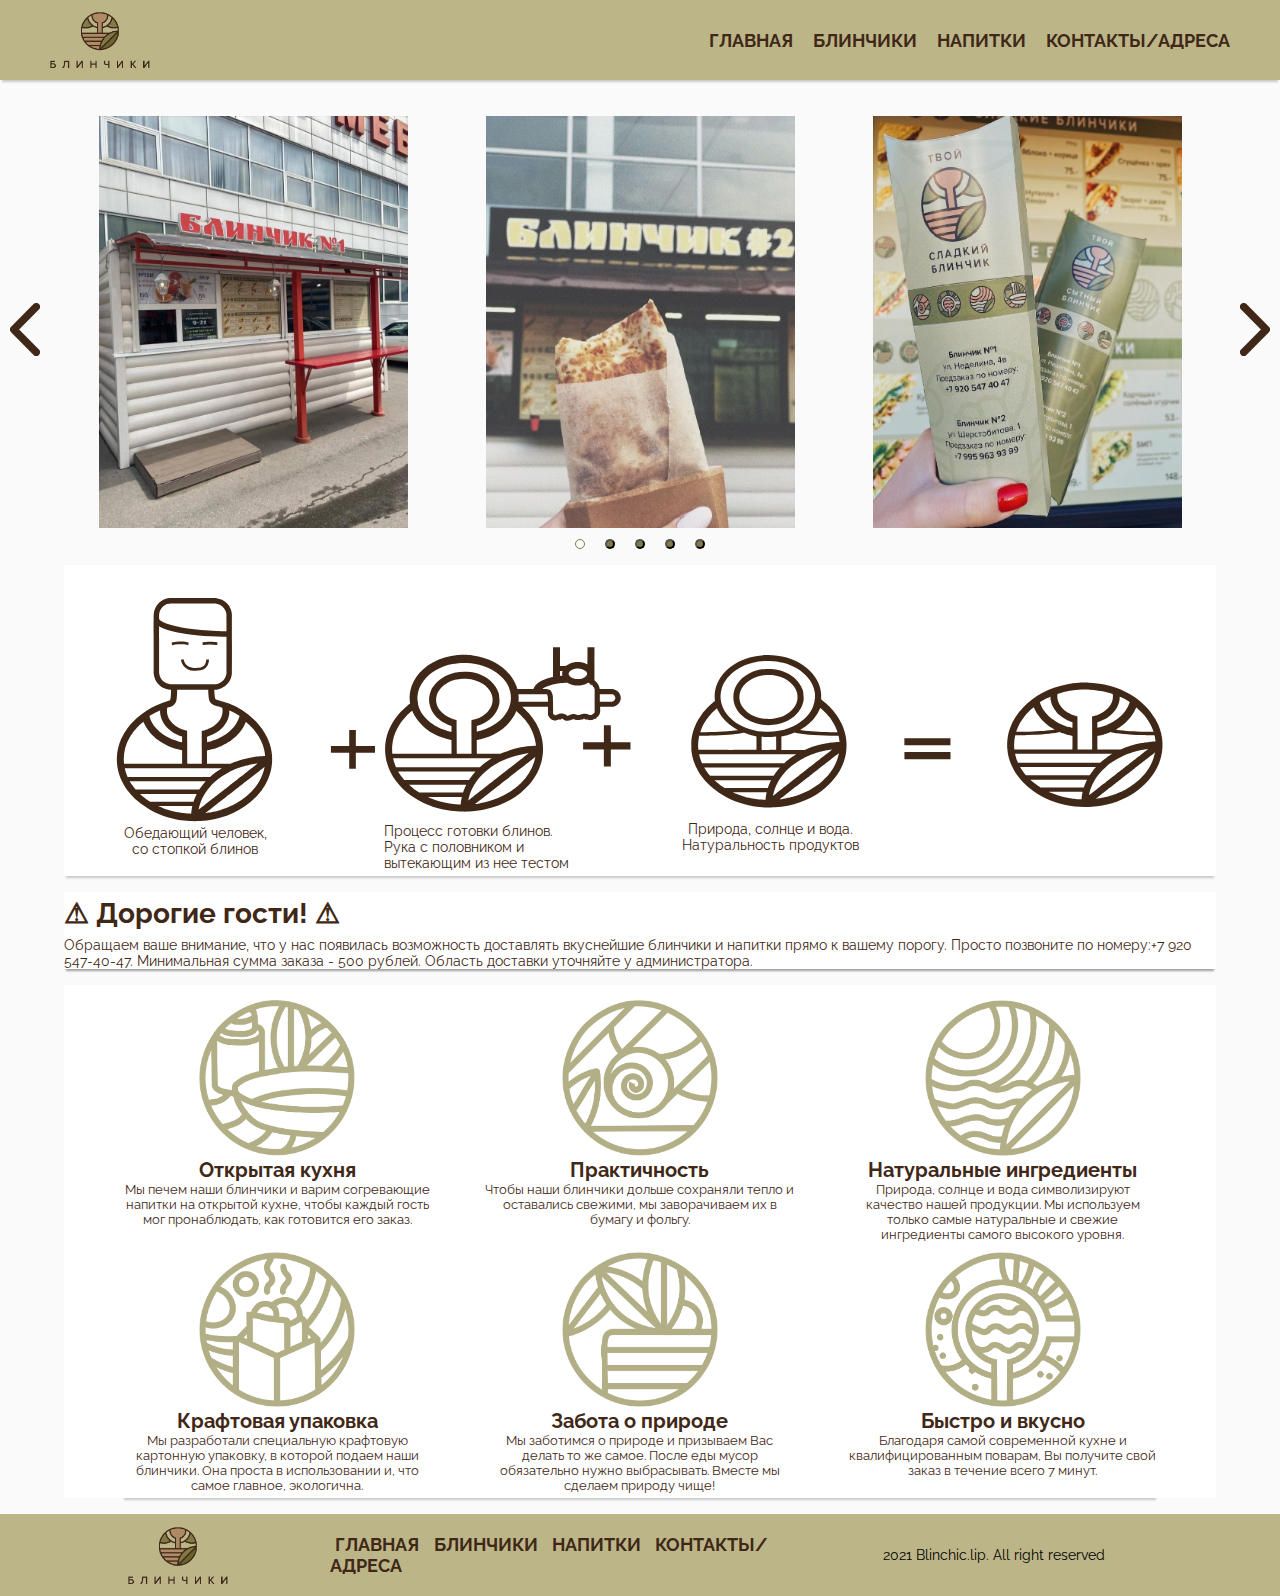
<file: index.html>
<!DOCTYPE html>
<html lang="en">
<head>
	<meta charset="UTF-8">
	<meta name="viewport" content="width=device-width, initial-scale=1.0">
	<link rel="stylesheet" href="css/style.css">
	<link href="https://fonts.googleapis.com/css2?family=Raleway:wght@300&display=swap" rel="stylesheet">
	<title>Blinchic_lip</title>
</head>
<body>
<div class="page">
	<header class="header">
		<div class="container">
			<div class="header__body">
				<a href="#" class="header__logo">
					<img src="img/logo.png" alt="">
				</a>
			<div class="header__burger">
				<span></span>
			</div>
			<nav class="header__menu">
				<ul class="header__list">
					<li>
						<a href="index.html" class="header__link">Главная</a>
					</li>
					<li>
						<a href="blinchici.html" class="header__link">Блинчики</a>
					</li>
					<li>
						<a href="drinks-2.html" class="header__link">Напитки</a>
					</li>
					<li>
						<a href="contacts.html" class="header__link">Контакты/Адреса</a>
					</li>
				</ul>
			</nav>
		</div>
	</div>
	</header>
		<br />
	<main>
		<div class="slider">
			<div class="slider__item">
				<img src="img/slider/1.jpg" alt="" width="80%">
			</div>
			<div class="slider__item">
				<img src="img/slider/2.jpg" alt="" width="80%">
			</div>
			<div class="slider__item">
				<img src="img/slider/3.jpg" alt="" width="80%">
			</div>
			<div class="slider__item">
				<img src="img/slider/4.jpg" alt="" width="80%">
			</div>
			<div class="slider__item">
				<img src="img/slider/5.jpg" alt="" width="80%">
			</div>
		</div>
			<br />
		<center>
		<div class="advantages__conteiner">
			<div class="advantages">
				<div class="advantages__item">
					<img src="img/logotip/logo.svg" alt="" width="60%">
					<p>Обедающий человек, 
                		<br />
					со стопкой блинов</p>
				</div>
				<div class="advantages__item">
					<img src="img/logotip/logo-_2_.svg" alt="" width="90%">
				</div>
				<div class="advantages__item" id="advantages__text">
					<img src="img/logotip/logo-_1_.svg" alt="" width="95%">
					<p>Процесс готовки блинов.
						<br /> 
					Рука с половником и
						<br /> 
					вытекающим из нее тестом</p>
				</div>
				<div class="advantages__item">
					<img src="img/logotip/logo-_5_.svg" alt="" width="60%">
					<p>Природа, солнце и вода. 
						<br />
					Натуральность продуктов</p>
				</div>
				<div class="advantages__item">
					<img src="img/logotip/logo-_3_.svg" alt="" width="95%">
				</div>
				<div class="advantages__item">
					<img src="img/logotip/logo-_4_.svg" alt="" width="60%">
				</div>
			</div>
		</div>
			<br />
		<div class="inform__container">
			<div class="inform">
				<h1 class="attantion">&#9888; Дорогие гости! &#9888;</h1>
			</div>
			<div class="inform__text">
				<p>Обращаем ваше внимание, что у нас появилась возможность доставлять вкуснейшие блинчики и напитки прямо к вашему порогу. Просто позвоните по номеру:<a href="tel:+79205474047">+7 920 547-40-47</a>. Минимальная сумма заказа - 500 рублей. Область доставки уточняйте у администратора.</p>
			</div>
		</div>
			<br />
		<div class="advantages__conteiner_1">
			<div class="advantages_1">
				<div class="advantages__item_1">
					<img src="img/simvols/logo.svg" alt="" width="50%">
					<h2>Открытая кухня</h2>
					<p>Мы печем наши блинчики и варим согревающие напитки на открытой кухне, чтобы каждый гость мог пронаблюдать, как готовится его заказ.</p>
				</div>
				<div class="advantages__item_1">
					<img src="img/simvols/logo_1.svg" alt="" width="50%">
					<h2>Практичность</h2>
					<p>Чтобы наши блинчики дольше сохраняли тепло и оставались свежими, мы заворачиваем их в бумагу и фольгу.</p>
				</div>
				<div class="advantages__item_1">
					<img src="img/simvols/logo_2.svg" alt="" width="50%">
					<h2>Натуральные ингредиенты</h2>
					<p>Природа, солнце и вода символизируют качество нашей продукции. Мы используем только самые натуральные и свежие ингредиенты самого высокого уровня.</p>
				</div>
				<div class="advantages__item_1">
					<img src="img/simvols/logo_3.svg" alt="" width="50%">
					<h2>Крафтовая упаковка</h2>
					<p>Мы разработали специальную крафтовую картонную упаковку, в которой подаем наши блинчики. Она проста в использовании и, что самое главное, экологична.</p>
				</div>
				<div class="advantages__item_1">
					<img src="img/simvols/logo_4.svg" alt="" width="50%">
					<h2>Забота о природе</h2>
					<p>Мы заботимся о природе и призываем Вас делать то же самое. После еды мусор обязательно нужно выбрасывать. Вместе мы сделаем природу чище!</p>
				</div>
				<div class="advantages__item_1">
					<img src="img/simvols/logo_5.svg" alt="" width="50%"> 
					<h2>Быстро и вкусно</h2>
					<p>Благодаря самой современной кухне и квалифицированным поварам, Вы получите свой заказ в течение всего 7 минут.</p>
				</div>
            </div>
		</div>
		</center>
	</main>
		<br />
	<footer>
		<div class="footer__body">
			<a href="#" class="footer__logo">
				<img src="img/logo.png" alt=""> 
			</a>
			<div class="footer__menu__DIV">
				<a href="index.html" class="footer__menu">ГЛАВНАЯ</a>
				<a href="blinchici.html" class="footer__menu">БЛИНЧИКИ</a>
				<a href="drinks-2.html" class="footer__menu">НАПИТКИ</a>
				<a href="contacts.html" class="footer__menu">КОНТАКТЫ/АДРЕСА</a>
			</div>
			<div class="copyright">
				<p class="last">2021 Blinchic.lip. All right reserved</p>
			</div>
		</div>
	</footer>
	<script src="https://code.jquery.com/jquery-3.5.1.min.js"></script>	
	<script src="js/slick.min.js"></script>
	<script src="js/script.js"></script>
</div>
</body>
</html>
</file>
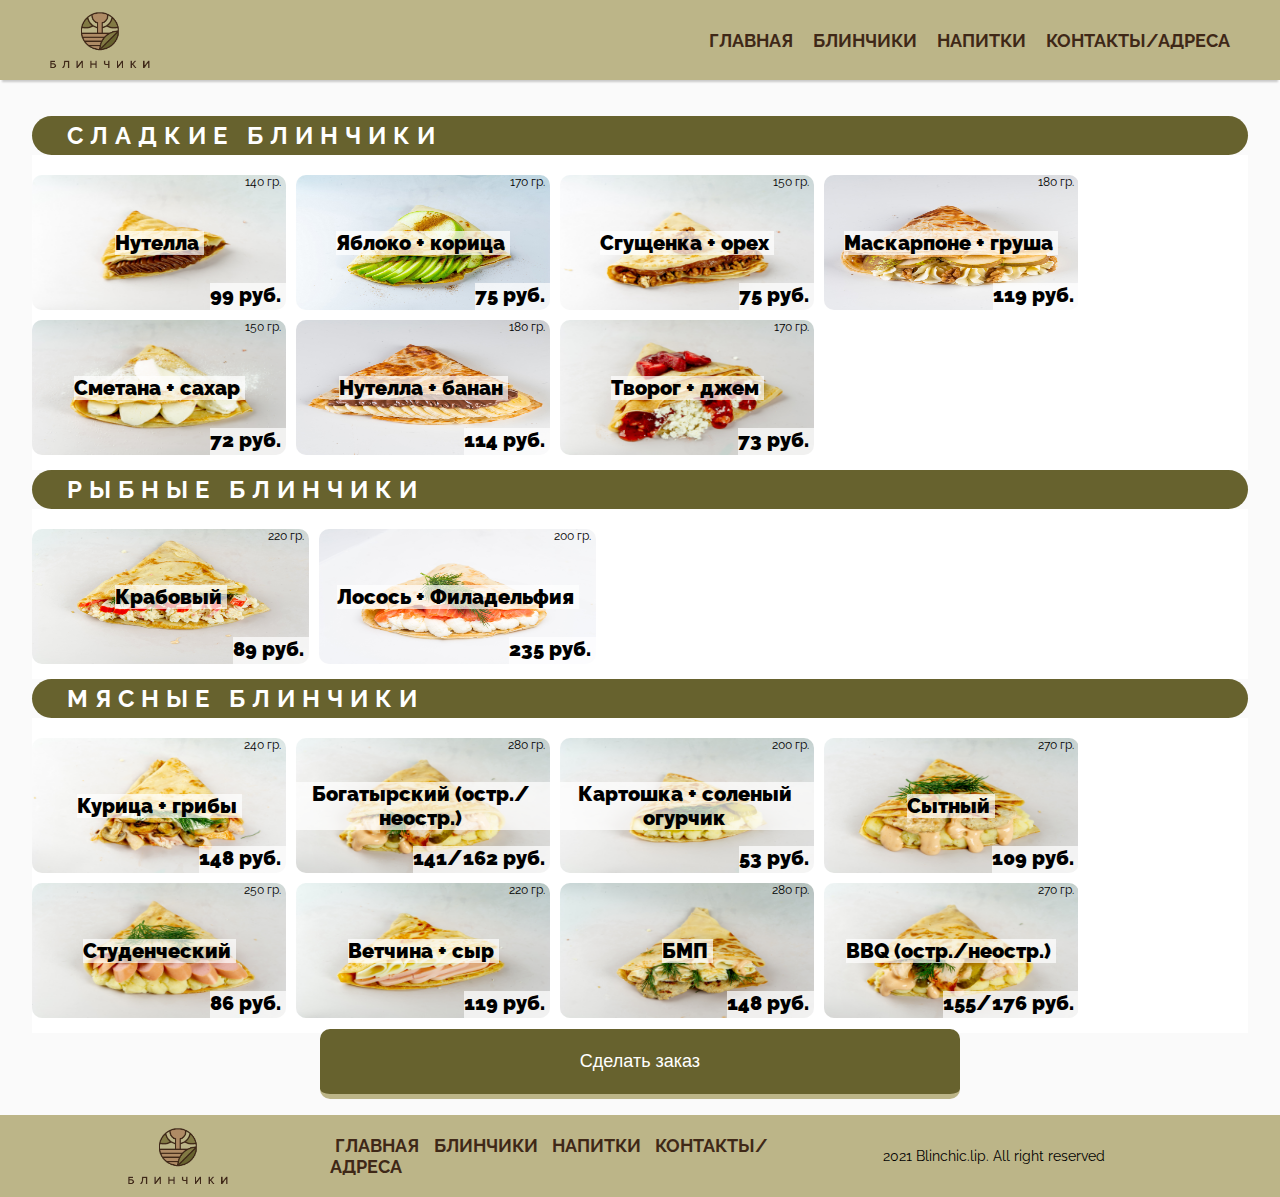
<file: blinchici.html>
<!DOCTYPE html>
<html lang="en">
<head>
	<meta charset="UTF-8">
	<meta name="viewport" content="width=device-width, initial-scale=1.0">
	<link rel="stylesheet" href="css/style.css">
	<link href="https://fonts.googleapis.com/css2?family=Raleway:wght@300&display=swap" rel="stylesheet">
	<title>Blinchic_lip</title>
</head>
<body>
<div class="page">
	<header class="header">
		<div class="container">
			<div class="header__body">
				<a href="#" class="header__logo">
					<img src="img/logo.png" alt="">
				</a>
			<div class="header__burger">
				<span></span>
			</div>
			<nav class="header__menu">
				<ul class="header__list">
					<li>
						<a href="index.html" class="header__link">Главная</a>
					</li>
					<li>
						<a href="blinchici.html" class="header__link">Блинчики</a>
					</li>
					<li>
						<a href="drinks-2.html" class="header__link">Напитки</a>
					</li>
					<li>
						<a href="contacts.html" class="header__link">Контакты/Адреса</a>
					</li>
				</ul>
			</nav>
		</div>
	</div>
	</header>
        <br />
    <main>
        <div class="sweet">
            <h1 class="text">
                СЛАДКИЕ БЛИНЧИКИ
            </h1>
        </div>
        <div class="sweet__menu">
            <div class="sweet__advantages">
                <div class="sweet__item">
                    <div class="sweet__item_1">
                        <span>140 гр.</span>
                    </div>
                    <div class="sweet__item_2">
                        <span class="cheese">Нутелла</span>
                    </div>
                    <div class="sweet__item_3">
                        <span class="cheese">99 руб.</span>
                    </div>
                </div>
                <div class="sweet__item_a">
                    <div class="sweet__item_1">
                        <span>170 гр.</span>
                    </div>
                    <div class="sweet__item_2">
                        <span class="cheese">Яблоко + корица</span>
                    </div>
                    <div class="sweet__item_3">
                        <span class="cheese">75 руб.</span>
                    </div>
                </div>
                <div class="sweet__item_b">
                    <div class="sweet__item_1">
                        <span>150 гр.</span>
                    </div>
                    <div class="sweet__item_2">
                        <span class="cheese">Сгущенка + орех</span>
                    </div>
                    <div class="sweet__item_3">
                        <span class="cheese">75 руб.</span>
                    </div>
                </div>
                <div class="sweet__item_c">
                    <div class="sweet__item_1">
                        <span>180 гр.</span>
                    </div>
                    <div class="sweet__item_22">
                         <span class="cheese">Маскарпоне + груша</span>
                    </div>
                    <div class="sweet__item_3">
                        <span class="cheese">119 руб.</span>
                    </div>
                </div>
                <div class="sweet__item_d">
                    <div class="sweet__item_1">
                        <span>150 гр.</span>
                    </div>
                    <div class="sweet__item_2">
                        <span class="cheese">Сметана + сахар</span>
                    </div>
                    <div class="sweet__item_3">
                        <span class="cheese">72 руб.</span>
                    </div>
                </div>
                <div class="sweet__item_e">
                    <div class="sweet__item_1">
                        <span>180 гр.</span>
                    </div>
                    <div class="sweet__item_22">
                        <div class="banana">
                           <span class="cheese">Нутелла + банан</span>
                        </div>
                    </div>
                    <div class="sweet__item_3">
                        <span class="cheese">114 руб.</span>
                    </div>
                </div>
                <div class="sweet__item_t">
                    <div class="sweet__item_1">
                        <span>170 гр.</span>
                    </div>
                    <div class="sweet__item_22">
                        <div class="jam" class="cheese">
                            <span class="cheese">Творог + джем</span></td>
                        </div>
                    </div>
                    <div class="sweet__item_3">
                        <span class="cheese">73 руб.</span>
                    </div>
                </div>
            </div>
        </div>
            <div class="sweet">
                <h1 class="text">
                    РЫБНЫЕ БЛИНЧИКИ
                </h1>
            </div>
            <div class="sweet__menu">
            <div class="sweet__advantages">
                <div class="sweet__item_blin">
                    <div class="sweet__item_1">
                        <span>220 гр.</span>
                    </div>
                    <div class="sweet__item_22">
                        <span class="cheese">Крабовый</span>
                    </div>
                    <div class="sweet__item_3">
                        <span class="cheese">89 руб.</span>
                    </div>
                </div>
                <div class="sweet__item_blin_1">
                    <div class="sweet__item_1">
                        <span>200 гр.</span>
                    </div>
                    <div class="sweet__item_22">
                        <span class="cheese">Лосось + Филадельфия</span>
                    </div>
                    <div class="sweet__item_3">
                        <span class="cheese">235 руб.</span>
                    </div>
                </div>
            </div>
        </div>
        <div class="sweet">
                <h1 class="text">
                    МЯСНЫЕ БЛИНЧИКИ
                </h1>
            </div>
        <div class="sweet__menu">
            <div class="sweet__advantages">
                <div class="sweet__item_11">
                    <div class="sweet__item_1">
                        <span>240 гр.</span>
                    </div>
                    <div class="sweet__item_2">
                        <span class="cheese">Курица + грибы</span>
                    </div>
                    <div class="sweet__item_3">
                        <span class="cheese">148 руб.</span>
                    </div>
                </div>
                <div class="sweet__item_12">
                    <div class="sweet__item_1">
                        <span>280 гр.</span>
                    </div>
                    <div class="sweet__item_2">
                        <span class="cheese">Богатырский (остр./неостр.)</span>
                    </div>
                    <div class="sweet__item_3">
                        <span class="cheese">141/162 руб.</span>
                    </div>
                </div>
                <div class="sweet__item_13">
                    <div class="sweet__item_1">
                        <span>200 гр.</span>
                    </div>
                    <div class="sweet__item_2">
                        <span class="cheese">Картошка + соленый огурчик</span>
                    </div>
                    <div class="sweet__item_3">
                        <span class="cheese">53 руб.</span>
                    </div>
                </div>
                <div class="sweet__item_14">
                    <div class="sweet__item_1">
                        <span>270 гр.</span>
                    </div>
                    <div class="sweet__item_22">
                        <span class="cheese">Сытный</span>
                    </div>
                    <div class="sweet__item_3">
                        <span class="cheese">109 руб.</span>
                    </div>
                </div>
                <div class="sweet__item_15">
                    <div class="sweet__item_1">
                        <span>250 гр.</span>
                    </div>
                    <div class="sweet__item_2">
                        <span class="cheese">Студенческий</span>
                    </div>
                    <div class="sweet__item_3">
                        <span class="cheese">86 руб.</span>
                    </div>
                </div>
                <div class="sweet__item_16">
                    <div class="sweet__item_1">
                        <span>220 гр.</span>
                    </div>
                    <div class="sweet__item_2">
                        <span class="cheese">Ветчина + сыр</span>
                    </div>
                    <div class="sweet__item_3">
                        <span class="cheese">119 руб.</span>
                    </div>
                </div>
                <div class="sweet__item_17">
                    <div class="sweet__item_1">
                        <span>280 гр.</span>
                    </div>
                    <div class="sweet__item_22">
                        <div class="jam">
                            <span class="cheese">БМП</span>
                        </div>
                    </div>
                    <div class="sweet__item_3">
                        <span class="cheese">148 руб.</span>
                    </div>
                </div>
                <div class="sweet__item_18">
                    <div class="sweet__item_1">
                        <span>270 гр.</span>
                    </div>
                    <div class="sweet__item_2">
                        <span class="cheese">BBQ (остр./неостр.)</span>
                    </div>
                    <div class="sweet__item_3">
                        <span class="cheese">155/176 руб.</span>
                    </div>
                </div>
            </div>
        </div>
        <center>
        <p>
            <a href="store.html">
                <input type="submit" value="Сделать заказ" class="button-submit">
            </a>
        </p>
        </center>
    </main>
        <br />
        <footer>
            <div class="footer__body">
                <a href="#" class="footer__logo">
                    <img src="img/logo.png" alt=""> 
                </a>
                <div class="footer__menu__DIV">
                    <a href="index.html" class="footer__menu">ГЛАВНАЯ</a>
                    <a href="blinchici.html" class="footer__menu">БЛИНЧИКИ</a>
                    <a href="drinks-2.html" class="footer__menu">НАПИТКИ</a>
                    <a href="contacts.html" class="footer__menu">КОНТАКТЫ/АДРЕСА</a>
                </div>
                <div class="copyright">
                    <p class="last">2021 Blinchic.lip. All right reserved</p>
                </div>
            </div>
        </footer>
    <script src="https://code.jquery.com/jquery-3.5.1.min.js"></script>	
	<script src="js/slick.min.js"></script>
	<script src="js/script.js"></script>
</div>
</body>
</html>
</file>
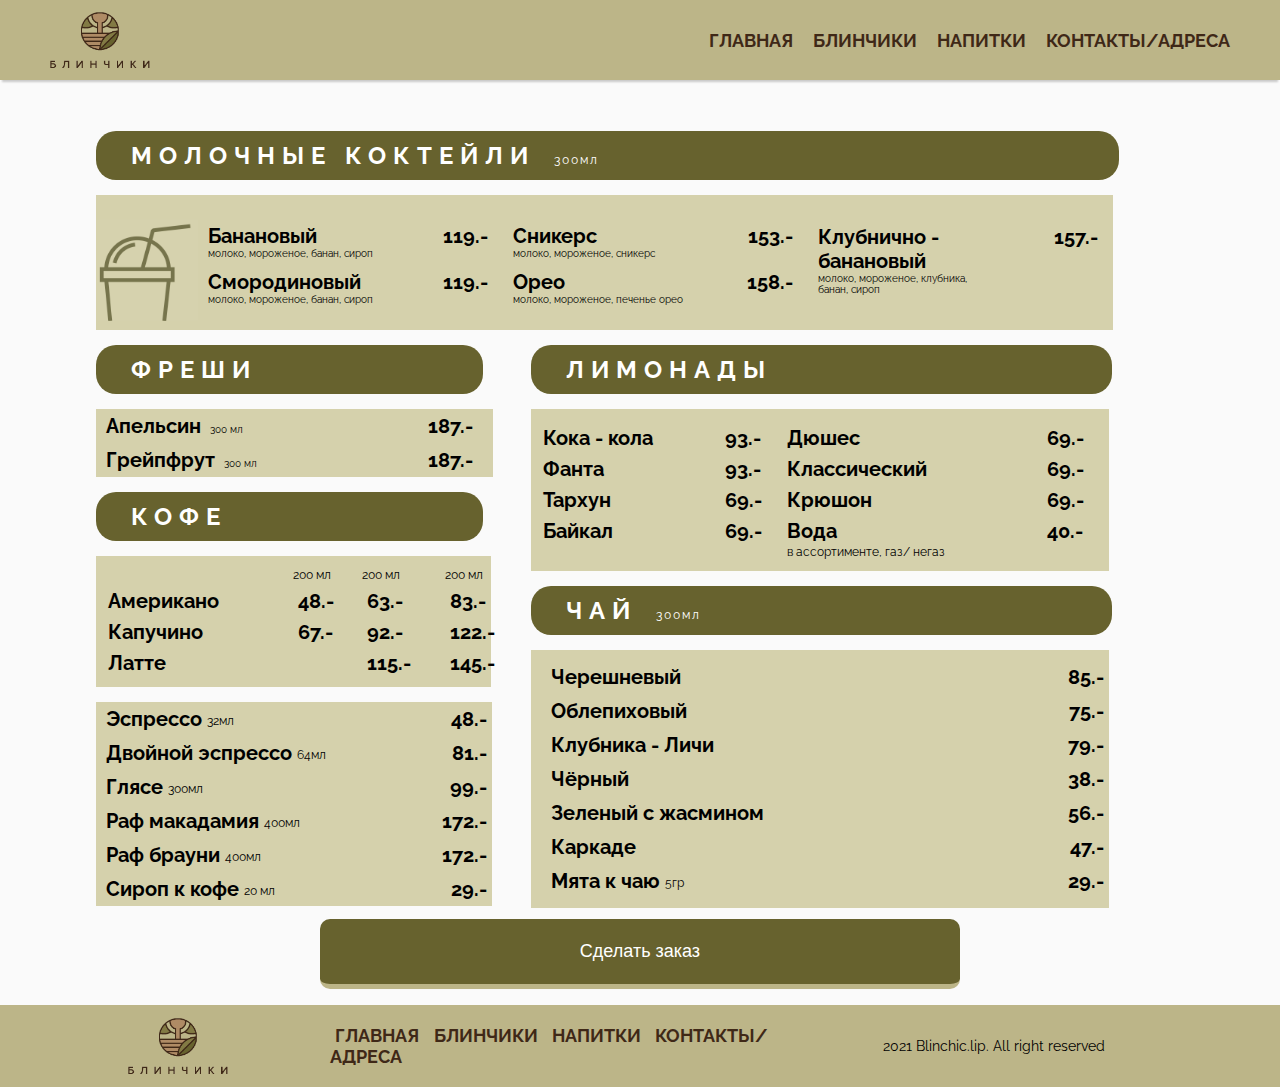
<file: drinks-2.html>
<!DOCTYPE html>
<html lang="en">
<head>
	<meta charset="UTF-8">
	<meta name="viewport" content="width=device-width, initial-scale=1.0">
	<link rel="stylesheet" href="css/style.css">
	<link href="https://fonts.googleapis.com/css2?family=Raleway:wght@300&display=swap" rel="stylesheet">
	<title>Blinchic_lip</title>
</head>
<body>
<div class="page">
	<header class="header">
		<div class="container">
			<div class="header__body">
				<a href="#" class="header__logo">
					<img src="img/logo.png" alt="">
				</a>
			<div class="header__burger">
				<span></span>
			</div>
			<nav class="header__menu">
				<ul class="header__list">
					<li>
						<a href="index.html" class="header__link">Главная</a>
					</li>
					<li>
						<a href="blinchici.html" class="header__link">Блинчики</a>
					</li>
					<li>
						<a href="drinks-2.html" class="header__link">Напитки</a>
					</li>
					<li>
						<a href="contacts.html" class="header__link">Контакты/Адреса</a>
					</li>
				</ul>
			</nav>
		</div>
	</div>
</header>
    <br />
<main>
<div class="container-drinks">

   <div class="drinks-verh">
       <!-- заголовок -->
     <div class="verh_sag">
         <span class="sag">МОЛОЧНЫЕ КОКТЕЙЛИ</span>
         <span class="sag_info">300мл</span>
     </div>
     <!-- блоки -->
     <div class="verh_cock">
        <div class="cock-block block-drink"><img src="img/simvols/drink.svg" width="100%" height="100%"  class="drink-img" alt=""></div>
        <div class="cock-block block1">
            <div class="block-prize">
                <div class="prize-text-left">
                    <span class="left-text_1">Банановый</span>
                    <span class="left-text_2">молоко, мороженое, банан, сироп</span>
                </div>
                <div class="prize-text-right">
                    <span class="right-text">119.-</span>
                </div>  
            </div>
            <div class="block-prize">
                <div class="prize-text-left">
                    <span class="left-text_1">Смородиновый</span>
                    <span class="left-text_2">молоко, мороженое, банан, сироп</span>
                </div>
                <div class="prize-text-right">
                    <span class="right-text">119.-</span>
                </div>  
            </div> 
        </div>
      
        <div class="cock-block">
            <div class="block-prize">
                <div class="prize-text-left">
                    <span class="left-text_1">Сникерс</span>
                    <span class="left-text_2">молоко, мороженое, сникерс</span>
                </div>
                <div class="prize-text-right">
                    <span class="right-text">153.-</span>
                </div>  
            </div>
            <div class="block-prize">
                <div class="prize-text-left">
                    <span class="left-text_1">Орео</span>
                    <span class="left-text_2">молоко, мороженое, печенье орео</span>
                </div>
                <div class="prize-text-right">
                    <span class="right-text">158.-</span>
                </div>  
            </div> 
        </div>

        <div class="cock-block block3">
            <div class="block-prize-3">
                <div class="prize-text-left">
                    <span class="left-text_1">Клубнично -<br /> банановый</span>
                    <span class="left-text_2">молоко, мороженое, клубника,<br /> банан, сироп</span>
                </div>
                <div class="prize-text-right">
                    <span class="right-text">157.-</span>
                </div>  
            </div>
          
        </div>
     </div>
   </div>

   <div class="drinks-sred">
       <!-- левая часть -->
       <div class="drinks-sred_left">
           <!-- фреш -->
        <div class="sred_left_fresh">
            <div class="fresh-block">
                <div class="verh_sag_1">
                    <span class="sag">ФРЕШИ</span>
                </div>
                <div class="fresh-info">
                    <div class="fresh-info_left">
                        <span class="info-left-text_1">Апельсин</span>
                        <span class="info-left-text_2">300 мл</span>
                    </div>
                    <div class="fresh-info_right">
                       <span class="info-right-text">187.-</span>
                    </div>
                </div>
                <div class="fresh-info">
                    <div class="fresh-info_left">
                        <span class="info-left-text_1">Грейпфрут</span>
                        <span class="info-left-text_2">300 мл</span>
                    </div>
                    <div class="fresh-info_right">
                       <span class="info-right-text">187.-</span>
                    </div>
                </div>
            </div>
        </div>
        <!-- кофе -->
        <div class="sred_left_kofe">
            <div class="verh_sag_1">
                <span class="sag">КОФЕ</span>
            </div>
            <div class="left_kofe_verh">
                <table width="110%">
                    <tr>
                        <td class="info-left-text_2"></td>
                        <td class="info-left-text_2">200 мл</td>
                        <td class="info-left-text_2">200 мл</td>
                        <td class="info-left-text_2">200 мл</td>
                    </tr>
                    <tr>
                        <td class="info-left-text_1">Американо</td>
                        <td class="td__center">48.-</td>
                        <td class="td__center">63.-</td>
                        <td class="td__center">83.-</td>
                    </tr>
                    <tr>
                        <td class="info-left-text_1">Капучино</td>
                        <td class="td__center">67.-</td>
                        <td class="td__center">92.-</td>
                        <td class="td__center">122.-</td>
                    </tr>
                    <tr>
                        <td class="info-left-text_1">Латте</td>
                        <td class="td__center"></td>
                        <td class="td__center">115.-</td>
                        <td class="td__center">145.-</td>
                    </tr>
                </table>
            </div>
            <div class="left_kofe_nis">
                <div class="kofe_nis_info">
                    <div class="nis_info-text_kofe">
                        <div class="left-left-kofe-text">
                            <span class="left-text-str_1">Эспрессо</span>
                            <span class="left-text-str_2">32мл</span>
                        </div>
                        <div class="left-right-kofe-text">
                            <span class="right-text-kofe">48.-</span>
                        </div>
                    </div>
                    <div class="nis_info-text_kofe">
                        <div class="left-left-kofe-text">
                            <span class="left-text-str_1">Двойной эспрессо</span>
                            <span class="left-text-str_2">64мл</span>
                        </div>
                        <div class="left-right-kofe-text">
                            <span class="right-text-kofe">81.-</span>
                        </div>
                    </div>
                    <div class="nis_info-text_kofe">
                        <div class="left-left-kofe-text">
                            <span class="left-text-str_1">Глясе</span>
                            <span class="left-text-str_2">300мл</span>
                        </div>
                        <div class="left-right-kofe-text">
                            <span class="right-text-kofe">99.-</span>
                        </div>
                    </div>
                    <div class="nis_info-text_kofe">
                        <div class="left-left-kofe-text">
                            <span class="left-text-str_1">Раф макадамия</span>
                            <span class="left-text-str_2">400мл</span>
                        </div>
                        <div class="left-right-kofe-text">
                            <span class="right-text-kofe">172.-</span>
                        </div>
                    </div>
                    <div class="nis_info-text_kofe">
                        <div class="left-left-kofe-text">
                            <span class="left-text-str_1">Раф брауни</span>
                            <span class="left-text-str_2">400мл</span>
                        </div>
                        <div class="left-right-kofe-text">
                            <span class="right-text-kofe">172.-</span>
                        </div>
                    </div>
                    <div class="nis_info-text_kofe">
                        <div class="left-left-kofe-text">
                            <span class="left-text-str_1">Сироп к кофе</span>
                            <span class="left-text-str_2">20 мл</span>
                        </div>
                        <div class="left-right-kofe-text">
                            <span class="right-text-kofe">29.-</span>
                        </div>
                    </div>
               
                </div>
            </div>
        </div>
       </div>
       <!-- правая часть -->
       <div class="drinks-sred_right">
        <div class="sred_right_limon">
            <div class="verh_sag_1">
                <span class="sag">ЛИМОНАДЫ</span>
            </div>
        </div>
        <div class="sred_right_verh">
            <table width="100%">
                <tr>
                        <td class="info-left-text_1">Кока - кола</td>
                        <td class="info-left-text_1">93.-</td>
                        <td class="info-left-text_1">Дюшес</td>
                        <td class="info-left-text_1">69.-</td>
                </tr>
                <tr>
                        <td class="info-left-text_1">Фанта</td>
                        <td class="info-left-text_1">93.-</td>
                        <td class="info-left-text_1">Классический</td>
                        <td class="info-left-text_1">69.-</td>
                </tr>
                <tr>
                        <td class="info-left-text_1">Тархун</td>
                        <td class="info-left-text_1">69.-</td>
                        <td class="info-left-text_1">Крюшон</td>
                        <td class="info-left-text_1">69.-</td>
                </tr>
                <tr>
                        <td class="info-left-text_1">Байкал</td>
                        <td class="info-left-text_1">69.-</td>
                        <td class="info-left-text_1">Вода</td>
                        <td class="info-left-text_1">40.-</td>
                </tr>
                <tr>
                        <td class="info-left-text_2"></td>
                        <td class="info-left-text_2"></td>
                        <td class="info-left-text_2">в ассортименте, газ/ негаз</td>
                        <td class="info-left-text_2"></td>
                </tr>
            </table>
        </div>
        <div class="sred_right_tea">
            <div class="verh_sag_1">
                <span class="sag">ЧАЙ</span>
                <span class="sag_info">300мл</span>
            </div>
            <div class="sred_right_nis_info">
                <!-- <div class="nis_info-text_kofe">
                    <div class="left-left-kofe-text">
                        <span class="left-text-str_1">Смородиновый</span>
                    </div>
                    <div class="left-right-kofe-text">
                        <span class="right-text-kofe">78.-</span>
                    </div>
                </div> -->
                <div class="nis_info-text_kofe">
                    <div class="left-left-kofe-text">
                        <span class="left-text-str_1">Черешневый</span>
                    </div>
                    <div class="left-right-kofe-text">
                        <span class="right-text-kofe">85.-</span>
                    </div>
                </div>
                <div class="nis_info-text_kofe">
                    <div class="left-left-kofe-text">
                        <span class="left-text-str_1">Облепиховый</span>
                    </div>
                    <div class="left-right-kofe-text">
                        <span class="right-text-kofe">75.-</span>
                    </div>
                </div>
                <div class="nis_info-text_kofe">
                    <div class="left-left-kofe-text">
                        <span class="left-text-str_1">Клубника - Личи</span>
                    </div>
                    <div class="left-right-kofe-text">
                        <span class="right-text-kofe">79.-</span>
                    </div>
                </div>
                <div class="nis_info-text_kofe">
                    <div class="left-left-kofe-text">
                        <span class="left-text-str_1">Чёрный</span>
                    </div>
                    <div class="left-right-kofe-text">
                        <span class="right-text-kofe">38.-</span>
                    </div>
                </div>
                <div class="nis_info-text_kofe">
                    <div class="left-left-kofe-text">
                        <span class="left-text-str_1">Зеленый с жасмином</span>
                    </div>
                    <div class="left-right-kofe-text">
                        <span class="right-text-kofe">56.-</span>
                    </div>
                </div>
                <div class="nis_info-text_kofe">
                    <div class="left-left-kofe-text">
                        <span class="left-text-str_1">Каркаде</span>
                    </div>
                    <div class="left-right-kofe-text">
                        <span class="right-text-kofe">47.-</span>
                    </div>
                </div>
                <div class="nis_info-text_kofe">
                    <div class="left-left-kofe-text">
                        <span class="left-text-str_1">Мята к чаю</span>
                        <span class="left-text-str_2">5гр</span>
                    </div>
                    <div class="left-right-kofe-text">
                        <span class="right-text-kofe">29.-</span>
                    </div>
                </div>
            </div>
        </div>
       </div>
   </div>
   </div>
   </div>
   <center>
    <p>
        <a href="store.html">
            <input type="submit" value="Сделать заказ" class="button-submit">
        </a>
    </p>
    </center>
</main>
    <br />
	<footer>
		<div class="footer__body">
			<a href="#" class="footer__logo">
				<img src="img/logo.png" alt=""> 
			</a>
			<div class="footer__menu__DIV">
				<a href="index.html" class="footer__menu">ГЛАВНАЯ</a>
				<a href="blinchici.html" class="footer__menu">БЛИНЧИКИ</a>
				<a href="drinks-2.html" class="footer__menu">НАПИТКИ</a>
				<a href="contacts.html" class="footer__menu">КОНТАКТЫ/АДРЕСА</a>
			</div>
            <div class="copyright">
				<p class="last">2021 Blinchic.lip. All right reserved</p>
			</div>
		</div>
	</footer>
	<script src="https://code.jquery.com/jquery-3.5.1.min.js"></script>	
	<script src="js/slick.min.js"></script>
	<script src="js/script.js"></script>
</div>
</body>
</html>
</file>
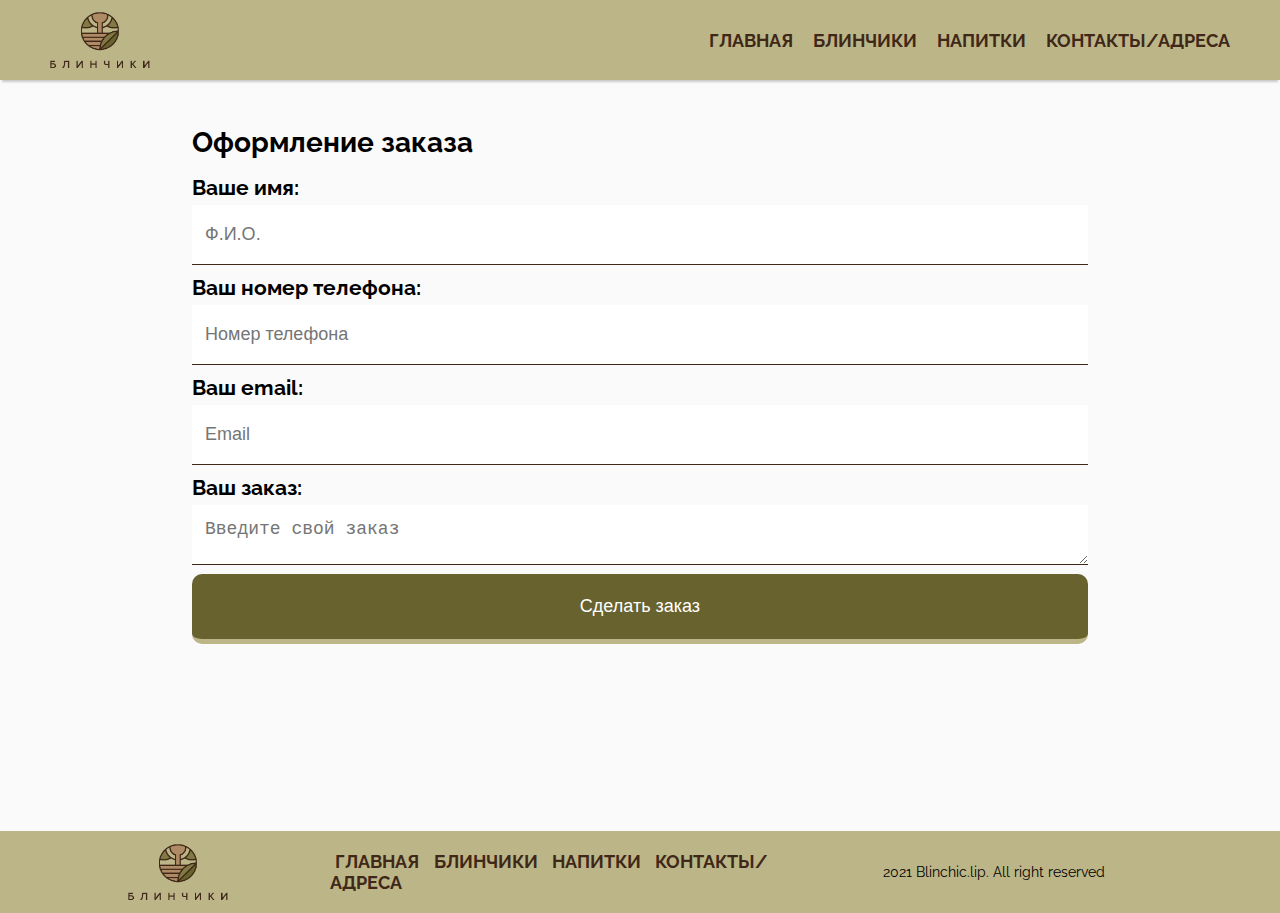
<file: store.html>
<!DOCTYPE html>
<html lang="en">
<head>
	<meta charset="UTF-8">
	<meta name="viewport" content="width=device-width, initial-scale=1.0">
	<link rel="stylesheet" href="css/style.css">
	<link href="https://fonts.googleapis.com/css2?family=Raleway:wght@300&display=swap" rel="stylesheet">
	<title>Blinchic_lip</title>
</head>
<body>
<div class="store">
	<header class="header">
		<div class="container">
			<div class="header__body">
				<a href="#" class="header__logo">
					<img src="img/logo.png" alt="">
				</a>
			<div class="header__burger">
				<span></span>
			</div>
			<nav class="header__menu">
				<ul class="header__list">
					<li>
						<a href="index.html" class="header__link">Главная</a>
					</li>
					<li>
						<a href="blinchici.html" class="header__link">Блинчики</a>
					</li>
					<li>
						<a href="drinks-2.html" class="header__link">Напитки</a>
					</li>
					<li>
						<a href="contacts.html" class="header__link">Контакты/Адреса</a>
					</li>
				</ul>
			</nav>
		</div>
	</div>
</header>
<main class="store">
    <br />
    <form class="form">
        <h1>Оформление заказа</h1>
            <br />
        <p>
            <h2 class="zag">Ваше имя:</h2>
            <input type="text" name="name" placeholder="Ф.И.О." class="feedback-input">
        </p>
        <p>
            <h2 class="zag">Ваш номер телефона:</h2>
            <input type="tel" name="tel" placeholder="Номер телефона" class="feedback-input">
        </p>
        <p>
            <h2 class="zag">Ваш email:</h2>
            <input type="email" name="email" class="feedback-input" placeholder="Email">
        </p>
        <p>
            <h2 class="zag">Ваш заказ:</h2>
            <textarea name="text" placeholder="Введите свой заказ" class="feedback-input"></textarea>
        </p>
        <input type="submit" value="Сделать заказ" class="button-store">
    </form>
</main>
<footer>
		<div class="footer__body">
			<a href="#" class="footer__logo">
				<img src="img/logo.png" alt=""> 
			</a>
			<div class="footer__menu__DIV">
				<a href="index.html" class="footer__menu">ГЛАВНАЯ</a>
				<a href="blinchici.html" class="footer__menu">БЛИНЧИКИ</a>
				<a href="drinks-2.html" class="footer__menu">НАПИТКИ</a>
				<a href="contacts.html" class="footer__menu">КОНТАКТЫ/АДРЕСА</a>
			</div>
            <div class="copyright">
				<p class="last">2021 Blinchic.lip. All right reserved</p>
			</div>
		</div>
</footer>
	<script src="https://code.jquery.com/jquery-3.5.1.min.js"></script>	
	<script src="js/slick.min.js"></script>
	<script src="js/script.js"></script>
</div>
</body>
</html>
</file>
<file: css/style.css>
*{
	margin: 0;
	padding: 0;
}
a{
	text-decoration: none;
}
li{
	text-decoration: none;
	list-style: none;
}
td{
	border: 1px;
}
body{
	font-family: 'Raleway', sans-serif;
	background-color: #fafafa;
}
.page{
	overflow: hidden;
}
.container{
	max-width: 1180px;
	margin: 0px auto;
	padding: 0px 10px;

}
.header{
	position: fixed;
	width: 100%;
	top: 0;
	left: 0;
	z-index: 50;
	box-shadow: rgba(0, 0, 0, 0.2) 0 4px 2px -2px;
}
.header:before{
	content: '';
	position: absolute;
	top: 0;
	left: 0;
	width: 100%;
	height: 100%;
	background-color: #bcb588;
}
.header__body{
	position: relative;
	display: flex;
	justify-content: space-between;
	height: 80px;
	align-items: center;
}
.header__list{
	display: flex;
	position: relative;
	z-index: 2;
}
.header__list li{
	list-style: none;
	margin: 0 0 0 20px;
}
.header__list li:hover{
	box-shadow: rgba(0, 0, 0, 0.2) 0 4px 2px -2px;
}
.header__link{
	color: #3f2817;
	text-transform: uppercase;
	font-size: 18px;
	font-weight: 700;
}
.header__logo{
	flex: 0 0 100px;
	overflow: hidden;
	position: relative;
	z-index: 3;
}
.header__logo img{
	max-width: 100%;
	display: block;
}
.header__menu{

}
.header__burger{
	display: none;
}

main{
	padding: 100px 0px 0px;
}

/*.Слайдер.*/
.slick-slider{

}
.slick-list{
	overflow: hidden;
}
.slick-track{
	display: flex;
	align-items: flex-start;
}
.slider .slick-dots{
	display: flex;
	align-items: center;
	justify-content: center;
}
.slider .slick-dots li{
	list-style: none;
	margin: 0px 10px;
}
.slider .slick-dots button{
	font-size: 0;
	width: 10px;
	height: 10px;
	background-color: #827a44;
	border-radius: 50%;
}
.slider .slick-dots li.slick-active button{
	background-color: transparent;
	border: 1px solid #827a44;
}
.slider{
	position: relative;
	padding: 0px 60px;
}
.slider .slick-arrow{
	position: absolute;
	top: 50%;
	margin: -30px 10px 10px 10px;
	z-index: 10;
	font-size: 0;
	width: 30px;
	height: 60px;
}
.slider__item{
	transition: all 0.3s ease 0s;
	text-align: center;
	width: 100%;
}
.slider__item.slick-center{
}
.slider .slick-arrow.slick-prev{
	border: 0;
	left: 0;
	background: url('../img/sl-arrow_l.svg') 0 0 / 100% no-repeat;
}
.slider .slick-arrow.slick-next{
	border: 0;
	right: 0;
	background: url('../img/sl-arrow_r.svg') 0 0 / 100% no-repeat;
}

.advantages__conteiner{
	width: 90%;
	display: flex;
	justify-content: center;
	background: #fff;
	box-shadow: rgba(0, 0, 0, 0.2) 0 4px 2px -2px;
}

.advantages{
	padding-top: 5px;
	padding-bottom: 5px;
	width: 100%;
	display: flex;
	justify-content: space-between;
	text-align: center;
	color: #3f2817;
}
#advantages__text p{
	margin-left: -20px;
	text-align: left;
	margin-left: 5px;
}
.inform__container{
	padding-top: 5px;
	width: 90%;
	background: #fff;
	box-shadow: rgba(0, 0, 0, 0.2) 0 4px 2px -2px;
	text-align: left;
}
.advantages__conteiner_1{
	width: 90%;
	display: flex;
	justify-content: center;
	background-color: #fff;
}
.inform{
	color: #3f2817;
	padding-bottom: 7px;
	text-align: justify;
}
.inform__text{
	color: #3f2817;
	box-shadow: rgba(0, 0, 0, 0.2) 0 4px 2px -2px;
}
.inform__text a{
	color: #3f2817;
}
.advantages_1{
	padding-top: 5px;
	padding-bottom: 5px;
	width: 90%;
	display: flex;
	justify-content: space-between;
	text-align: center;
	flex-wrap: wrap;
	box-shadow: rgba(0, 0, 0, 0.2) 0 4px 2px -2px;
}
.advantages__item_1{
	width: 30%;
	padding-top: 10px;
	font-size: 13px;
	color: #3f2817;
}
footer{
	margin: auto;
	height: auto;
    position: absolute;
    padding-top: 1%;
    padding-bottom: 1%;
    background-color: #bcb588;
    width: 100%;
    display: flex;
    align-items: center;
    justify-content: center;
	flex-direction: column;
}

.footer__logo{
	flex: 0 0 100px;
	overflow: hidden;
	position: relative;
	z-index: 3;
}
.footer__logo img{
	max-width: 100%;
	display: block;
}
.footer__body{
	width: 80%;
    display: flex;
    align-items: center;
    justify-content: center;
    margin: auto;
}
.footer__menu__DIV{
	width: 80%;
    padding-left: 10%;
}
.footer__menu{
	color: #3f2817;
	font-weight: 700;
	font-size: 18px;
	padding-left: 1%;
    padding-right: 1%;
}
.footer__menu:hover{
	box-shadow: rgba(0, 0, 0, 0.2) 0 4px 2px -2px;
}
.copyright{
	width: 50%;
	display: flex;
	flex-direction: column;
	align-items: center;
}
.socSety{
	display: flex;
}
.social{
	margin-right: 40px;
}
.sweet{
	width: 95%;
	background: #67622e;
	margin: auto;
	border-radius: 20px;
	display: flex;
}
.sweet__menu{
	width: 95%;
	display: flex;
    margin: auto;
	background: #fff;
}
.sweet__advantages{
	padding-top: 20px;
	padding-bottom: 5px;
	width: 95%;
	display: flex;
	text-align: center;
	flex-wrap: wrap;
}
.sweet__item{
	background-image: url(../img/sweet/Нутелла.jpg);
	border-radius: 10px;
    background-repeat: no-repeat;
    background-size: 100% 100%;
	width: 22%;
	height: 135px;
	min-width: 200px;
	min-height: 50px;
	margin-bottom: 10px;
	margin-right: 10px;
}

.cheese{
	background-color: rgba(255, 255, 255, 0.7);
}

.sweet__item_a{
	background-image: url(../img/sweet/Яблоко.jpg);
	​​​​​​​background-repeat: no-repeat;
    background-repeat: no-repeat;
    background-size: 100% 100%;
	width: 22%;
	border-radius: 10px;
	height: 135px;
	min-width: 200px;
	min-height: 50px;
	margin-bottom: 10px;
	margin-right: 10px;
}
.sweet__item_b{
	background-image: url(../img/sweet/Сгущенка.jpg);
	​​​​​​​background-repeat: no-repeat;
    background-repeat: no-repeat;
    background-size: 100% 100%;
	width: 22%;
	border-radius: 10px;
	height: 135px;
	min-width: 200px;
	min-height: 50px;
	margin-bottom: 10px;
	margin-right: 10px;
}
.sweet__item_c{
	background-image: url(../img/sweet/Маскарпоне.jpg);
	​​​​​​​background-repeat: no-repeat;
    background-repeat: no-repeat;
    background-size: 100% 100%;
	width: 22%;
	border-radius: 10px;
	height: 135px;
	min-width: 200px;
	min-height: 50px;
	margin-bottom: 10px;
	margin-right: 10px;
}
.sweet__item_d{
	background-image: url(../img/sweet/Сметана.jpg);
	​​​​​​​background-repeat: no-repeat;
    background-repeat: no-repeat;
    background-size: 100% 100%;
	width: 22%;
	border-radius: 10px;
	height: 135px;
	min-width: 200px;
	min-height: 50px;
	margin-bottom: 10px;
	margin-right: 10px;
}
.sweet__item_e{
	background-image: url(../img/sweet/Банан.jpg);
	background-repeat: no-repeat;
    background-repeat: no-repeat;
    background-size: 100% 100%;
	width: 22%;
	border-radius: 10px;
	height: 135px;
	min-width: 200px;
	min-height: 50px;
	margin-bottom: 10px;
	margin-right: 10px;
}
.sweet__item_t{
	background-image: url(../img/sweet/Творог.jpg);
	background-repeat: no-repeat;
    background-repeat: no-repeat;
    background-size: 100% 100%;
	width: 22%;
	border-radius: 10px;
	height: 135px;
	min-width: 200px;
	min-height: 50px;
	margin-bottom: 10px;
	margin-right: 10px;
}
.sweet__item_1{
	height: 20%;
	display: flex;
	justify-content: flex-end;
}
.sweet__item_2{
	height: 60%;
	display: flex;
	justify-content: center;
	align-items: center;
}
.sweet__item_3{
	height: 20%;
	display: flex;
	justify-content: flex-end;
}
.sweet__item_22{
	display: flex;
	flex-direction: column;
	justify-content: center;
	height: 60%;
	align-items: center;
}
td.table_menu{
	float: left;
}
.sweet__item_blin{
	background-image: url(../img/fish/Крабовый.jpg);
	background-repeat: no-repeat;
    background-repeat: no-repeat;
    background-size: 100% 100%;
	width: 24%;
	border-radius: 10px;
	height: 135px;
	min-width: 200px;
	min-height: 50px;
	margin-bottom: 10px;
	margin-right: 10px;
}
.sweet__item_blin_1{
	background-image: url(../img/fish/Лосось.jpg);
	background-repeat: no-repeat;
    background-repeat: no-repeat;
    background-size: 100% 100%;
	width: 24%;
	border-radius: 10px;
	height: 135px;
	min-width: 200px;
	min-height: 50px;
	margin-bottom: 10px;
	margin-right: 10px;
}
.sweet__item_11{
	background-image: url(../img/meat/Курица.jpg);
	background-repeat: no-repeat;
    background-repeat: no-repeat;
    background-size: 100% 100%;
	width: 22%;
	border-radius: 10px;
	height: 135px;
	min-width: 200px;
	min-height: 50px;
	margin-bottom: 10px;
	margin-right: 10px;
}
.sweet__item_12{
	background-image: url(../img/meat/Богатырский.jpg);
	background-repeat: no-repeat;
    background-repeat: no-repeat;
    background-size: 100% 100%;
	width: 22%;
	border-radius: 10px;
	height: 135px;
	min-width: 200px;
	min-height: 50px;
	margin-bottom: 10px;
	margin-right: 10px;
}
.sweet__item_13{
	background-image: url(../img/meat/Картошка.jpg);
	background-repeat: no-repeat;
    background-repeat: no-repeat;
    background-size: 100% 100%;
	width: 22%;
	border-radius: 10px;
	height: 135px;
	min-width: 200px;
	min-height: 50px;
	margin-bottom: 10px;
	margin-right: 10px;
}
.sweet__item_14{
	background-image: url(../img/meat/Сытный.jpg);
	background-repeat: no-repeat;
    background-repeat: no-repeat;
    background-size: 100% 100%;
	width: 22%;
	border-radius: 10px;
	height: 135px;
	min-width: 200px;
	min-height: 50px;
	margin-bottom: 10px;
	margin-right: 10px;
}
.sweet__item_15{
	background-image: url(../img/meat/Студенческий.jpg);
	background-repeat: no-repeat;
    background-repeat: no-repeat;
    background-size: 100% 100%;
	width: 22%;
	border-radius: 10px;
	height: 135px;
	min-width: 200px;
	min-height: 50px;
	margin-bottom: 10px;
	margin-right: 10px;
}
.sweet__item_16{
	background-image: url(../img/meat/Ветчина.jpg);
	background-repeat: no-repeat;
    background-repeat: no-repeat;
    background-size: 100% 100%;
	width: 22%;
	border-radius: 10px;
	height: 135px;
	min-width: 200px;
	min-height: 50px;
	margin-bottom: 10px;
	margin-right: 10px;
}
.sweet__item_17{
	background-image: url(../img/meat/БМП.jpg);
	background-repeat: no-repeat;
    background-repeat: no-repeat;
    background-size: 100% 100%;
	width: 22%;
	border-radius: 10px;
	height: 135px;
	min-width: 200px;
	min-height: 50px;
	margin-bottom: 10px;
	margin-right: 10px;
}
.sweet__item_18{
	background-image: url(../img/meat/Богатырский.jpg);
	background-repeat: no-repeat;
    background-repeat: no-repeat;
    background-size: 100% 100%;
	width: 22%;
	border-radius: 10px;
	height: 135px;
	min-width: 200px;
	min-height: 50px;
	margin-bottom: 10px;
	margin-right: 10px;
}
span.cheese{
	font-size: 20px;
	font-weight: 900;
}
span{
	font-size: 12px;
	padding-right: 5px;
}
.cocteils__sweet{
	width: 80%;
	background: #67622e;
	margin: auto;
	border-radius: 20px;
	display: flex;
}
.text{
	color: #fff;
	font-weight: bold;
	padding-top: 5px;
	padding-bottom: 5px;
	padding-left: 35px;
	letter-spacing: 7px;
	font-size: 24px;
}
.mili{
	color: #fff;
	font-size: 20px;
	letter-spacing: 2px;
	margin-left: 10px;
	margin-top: 10px;
}
html{
    font-size: 14px;
}
.container-drinks{
    width: 85%;
    height: auto;
    margin: auto;
    display: flex;
    flex-direction: column; 
}
.drinks-sred{
	display: flex;
}
.verh_sag{
    width: 94%;
	padding-top: 10px;
	padding-bottom: 10px;
    margin-bottom: 15px;
    background: #67622e;
    border-radius: 20px;
    margin-top: 15px;
}
.verh_sag_1{
    width: 89%;
	padding-top: 10px;
	padding-bottom: 10px;
    margin-bottom: 15px;
    background: #67622e;
    border-radius: 20px;
    margin-top: 15px;
}
span.sag{
    color: #fff;
    font-weight: 700;
    padding-top: 8px;
	padding-bottom: 8px;
	padding-left: 35px;
	letter-spacing: 7px;
	font-size: 24px;
}
span.sag_info{
    color: #fff;
	font-size: 12px;
	letter-spacing: 2px;
	margin-left: 10px;
	margin-top: 10px;
}
.verh_cock{
    width: 93.5%;
    display: flex;
    flex-wrap: wrap;
    justify-content: space-between;
}

.cock-block{
    width: 30%;
    min-width: 300px;
    height: 120px;
    background-color: rgb(213,209,172);
    padding-top: 15px;
    justify-content: center;
    display: flex;
    flex-direction: column;
}
.prize-text-left{
	padding-left: 10px;
}
span.left-text_1{
    font-size: 20px;
	font-weight: 700;
}
span.left-text_2{
    font-size: 10px; 
}
.prize-text-right{
    margin-right: 10px;
}
span.right-text{
    font-size: 20px;
	font-weight: 700;
}
.fresh-info{
    background-color: rgb(213,209,172);
    width: 89%;
    display: flex;
    padding-left: 10px;
	padding-top: 5px;
	padding-bottom: 5px;
    justify-content: space-between;
}
span.info-left-text_1{
    font-size: 20px;
	font-weight: 700;
}
span.info-left-text_2{
    font-size: 10px; 
}
span.info-right-text{
    font-size: 20px;
	font-weight: 700;
    padding-right: 20px;
}
.td__center{
    padding-left: 5px;
    padding-top: 5px;
    font-size: 20px;
	font-weight: 700;
}
td.info-left-text_1{
    font-size: 20px;
	font-weight: 700;
    padding-top: 5px;
}
td.info-left-text_2{
    font-size: 12px;
}
.left_kofe_verh{
    background-color: rgb(213,209,172);
    width: 88.5%;
    padding-left: 10px;
	padding-top: 10px;
	padding-bottom: 10px;
}
.left_kofe_nis{
    margin-top: 15px;
    background-color: rgb(213,209,172);
    width: 91%;
}
.kofe_nis_info{
    background-color: rgb(213,209,172);
    width: 100%;
}
.nis_info-text_kofe{
    display: flex;
    justify-content: space-between;
    padding-left: 10px;
	padding-top: 5px;
	padding-bottom: 5px;
}
.left-left-kofe-text{
    display: flex;
}
.left-right-kofe-text{
    display: flex;
    justify-content: space-between;
}
span.left-text-str_1{
    font-size: 20px;
    font-weight: 700;
}
span.right-text-kofe{
    font-size: 20px;
    font-weight: 700;
}
span.left-text-str_2{
    font-size: 12px;
    padding-top: 7px;
}
.block3{
    display: block;
}
.block-drink{
    width: 10%;
    min-width: 100px;
}
.fresh-block{
	width: 100%;
}
.block-prize{
    display: flex;
    justify-content: space-between;
    height: 30%;
    margin-bottom: 10px;
}
.block-prize-3{
	display: flex;
    justify-content: space-between;
    height: 30%;
    margin-bottom: 10px;
	padding-top: 15px;
}
.prize-text-left{
    display: flex;
    flex-direction: column;
}
.sred_right_verh{
	background-color: rgb(213,209,172);
    width: 87%;
    padding-left: 10px;
	padding-top: 10px;
	padding-bottom: 10px;
}
.drinks-sred_left{
    width: 40%;
}
.drinks-sred_right{
	width: 60%;
}
.sred_right_nis_info{
	background-color: rgb(213,209,172);
    width: 87%;
    padding-left: 10px;
	padding-top: 10px;
	padding-bottom: 10px;
}
.drinks-sred_right{
	margin-bottom: 15px;
}
.container__contacts{
	width: 85%;
	margin: auto;
	height: auto;
	display: flex;
	flex-direction: column;
}
.contacts-info{
	display: flex;
	flex-direction: column;
	justify-content: center;
	margin: auto;
	align-items: center;
}
.contacts-info{
	margin-bottom: 15px;
	width: 100%;
}
p.sag{
	font-size: 24px;
	font-weight: 700;
	letter-spacing: 3px;
	margin-bottom: 5px;
}
p.info{
	font-size: 16px;
	font-weight: 500;
	letter-spacing: 1px;
	margin-top: 5px;
	margin-bottom: 5px;
}
a.tel{
	color: #3f2817;
	font-weight: 700;
}
p.adres{
	font-size: 16px;
	font-weight: 500;
	letter-spacing: 1px;
	margin-top: 5px;
	margin-bottom: 5px;
}
.contacts-img{
	margin-top: 5px;
	margin-bottom: 5px;
	box-shadow: rgba(0, 0, 0, 0.2) 0 4px 2px -2px;
}
.contacts-img a img{
	padding-left: 8px;
	padding-right: 8px;
}
.contacts-img a img:hover{
	opacity: 0.5;
}
#map{
	width: 94%;
	height: 400px;
	box-shadow: rgba(0, 0, 0, 0.2) 0 4px 2px -2px;
}
.button-submit{
    width: 50%;
    border: 0px solid transparent;
    cursor: pointer;
	background: #67622e;
	border-radius: 10px;
    color: white;
    font-size: 18px;
    padding-top: 22px;
    padding-bottom: 22px;
    transition: all 0.3s;
    margin-top: -4px;
	border-bottom: 5px solid #bcb588;
    font-weight: 300;
}
.button-submit:hover{
	transition: all 0.4s ease 0s;
	background-color: #fff;
	color: #3f2817;
}
.form{
	width: 70%;
	margin: 10px auto;
}
h2.zag{
	margin-bottom: 5px;
}
.feedback-input{
	color: #3f2817;
	height: 60px;
    font-weight: 300;
    font-size: 18px;
    line-height: 22px;
    background-color: #fff;
    padding: 13px;
    margin-bottom: 10px;
    width: 100%;
    -webkit-box-sizing: border-box;
    -moz-box-sizing: border-box;
    box-sizing: border-box;
    border: 0px solid transparent;
    border-bottom: 1px solid #3f2817;
}
.button-store{
	width: 100%;
    border: 0px solid transparent;
    cursor: pointer;
	background: #67622e;
	border-radius: 10px;
    color: white;
    font-size: 18px;
    padding-top: 22px;
    padding-bottom: 22px;
    transition: all 0.3s;
    margin-top: -4px;
	border-bottom: 5px solid #bcb588;
    font-weight: 300;
}
.button-store:hover{
	transition: all 0.4s ease 0s;
	background-color: #fff;
	color: #3f2817;
}
.store{
	position: relative;
	min-height: 100%;
}
main.store{
	padding-bottom: 177px;
}
@media screen and (max-width: 1176px){

    .cock-block{
        width: 49%;
        height: 120px;
        margin-bottom: 10px;
    }
    .block-drink{
        width: 8%;
        display: none;
    }
    /* .block1{
        background-image: url(../img/simvols/drink.svg);
        ​​​​​​​background-repeat: no-repeat;
        background-repeat: no-repeat;
        background-size: 30% 100%;
    } */
}

@media screen and (max-width: 829px){
	.verh_cock{
		width: 90%;
	}
	.fresh-block{
		width: 99%;
	}
	.left_kofe_verh{
		background-color: rgb(213,209,172);
		width: 87.5%;
		padding-left: 10px;
		padding-top: 10px;
		padding-bottom: 10px;
	}
	.drinks-sred{
		display: block;
	}
	.drinks-sred_right{
		width: 100%;
	}
    .drinks-sred_left{
        width: 100%;
    }
    .left_kofe_nis{
        width: 89%;
    }
    span.info-left-text_1{
        font-size: 16px;
        font-weight: 700;
    }
    span.info-left-text_2{
        font-size: 8px; 
    }
    span.info-right-text{
        font-size: 16px;
        font-weight: 700;
        padding-right: 20px;
    }
    .td__center{
        padding-left: 2px;
        padding-top: 5px;
        font-size: 16px;
        font-weight: 700;
    }
    td.info-left-text_1{
        font-size: 16px;
        font-weight: 700;
        padding-top: 5px;
    }
    td.info-left-text_2{
        font-size: 8px;
    }
    span.left-text-str_1{
        font-size: 16px;
        font-weight: 700;
    }
    span.right-text-kofe{
        font-size: 16px;
        font-weight: 700;
    }
    span.left-text-str_2{
        font-size: 8px;
        padding-top: 7px;
        padding-left: 8px;
    }
    .sred_left_kofe{
        width: 100%;
    }
    .verh_sag{
        width: 90%;
    }

    .cock-block{
        width: 100%;
        min-width: 300px;
        height: 120px;
    }
    .block-drink{
        width: 10%;
        display: none;
    }
}

@media screen and (max-width: 829px){
    .cock-block{
        width: 100%;
        min-width: 220px;
        height: 120px;
    } 
}


@media screen and (max-width: 768px){

	.social{
		margin-right: 5px;
	}
	.footer__menu__DIV{
		margin-right: 10px;
	}


	body.lock{
		overflow: hidden;
	}
	.header__body{
		height: 50px;
	}
	.header__logo{
		flex: 0 0 70px;
	}
	.header:before{
		z-index: 3;
	}
	.header__burger{
		display: block;
		position: relative;
		width: 30px;
		height: 20px;
		position: relative;
		z-index: 3;
	}
	.header__burger:before{
		content: '';
		background-color: #3f2817;
		position: absolute;
		width: 100%;
		left: 0;
		height: 2px;
	}
	.header__burger:before{
		top: 0;
	}
	.header__burger:after{
		content: '';
		background-color: #3f2817;
		position: absolute;
		width: 100%;
		height: 2px;
		left: 0;
		transition: all 0.3s ease 0s;
	}
	.header__burger:after{
		bottom: 0;
	}
	.header__burger span{
		background-color: #3f2817;
		position: absolute;
		position: absolute;
		width: 83%;
		left: 0;
		height: 2px;
		top: 9px;
		transition: all 0.3s ease 0s;
	}
	.header__menu{
		position: fixed;
		top: -100%;
		left: 0;
		overflow: auto;
		width: 100%;
		height: 100%;
		background-color: #fafafa;
		padding: 70px 10px 20px 10px;	 
	}
	.header__menu.active{
		top: 0;
		transition: all 0.3s ease 0s;
	}
	.header__list{
		display: block;
	}
	.header__list li{
		margin: 0 0 20px 0;	
	}
	.header__burger.active:before{
		transform: rotate(45deg);
		top: 9px;
	}
	.header__burger.active:after{
		transform: rotate(-45deg);
		bottom: 9px;
	}
	.header__burger.active span{
		transform: scale(0);
	}
	.header__link{
		font-size: 24px;
	}
	main{
		padding: 70px 0 0 0;
	}
	nav{
		width: 100%;
	}
	
	.slider__item{
		width: 100%;
	}
	.advantages{
		max-width: 100%;
		font-size: 8px;
	}
	.advantages__item_1{
		width: 40%;
	}
	.sweet__advantages{
		max-width: 100%;
		justify-content: center;
		padding-left: 30px;
	}
	.sweet__item{
		width: 45%;
	}
	.sweet__item_a{
		width: 45%;
	}
	.sweet__item_b{
		width: 45%;
	}
	.sweet__item_c{
		width: 45%;
	}
	.sweet__item_d{
		width: 45%;
	}
	.sweet__item_e{
		width: 45%;
	}
	.sweet__item_t{
		width: 45%;
	}
	.sweet__item_blin{
		width: 45%;
	}
	.sweet__item_blin_1{
		width: 45%;
	}
	.myimg{
		display: none;
	}
	


}

@media screen and (max-width: 489px){
	.sweet__item{
		width: 100%;
	}
	.sweet__item{
		width: 100%;
	}
	.sweet__item_a{
		width: 100%;
	}
	.sweet__item_b{
		width: 100%;
	}
	.sweet__item_c{
		width: 100%;
	}
	.sweet__item_d{
		width: 100%;
	}
	.sweet__item_e{
		width: 100%;
	}
	.sweet__item_t{
		width: 100%;
	}
	.sweet__item_blin_1{
		width: 100%;
	}
	.socSety{
		display: block;
	}
	.sweet__item_blin{
		width: 100%;
	}
	.sweet__item_11{
		width: 100%;
	}
	.sweet__item_12{
		width: 100%;
	}
	.sweet__item_13{
		width: 100%;
	}
	.sweet__item_14{
		width: 100%;
	}
	.sweet__item_15{
		width: 100%;
	}
	.sweet__item_16{
		width: 100%;
	}
	.sweet__item_17{
		width: 100%;
	}
	.sweet__item_18{
		width: 100%;
	}
	.fresh-block{
		width: 97%;
	}
	.left_kofe_verh{
		background-color: rgb(213,209,172);
		width: 86%;
		padding-left: 10px;
		padding-top: 10px;
		padding-bottom: 10px;
	}
}

@media screen and (max-width: 420px){
	
	.slider__item{
		width: 50%;
	}
	.advantages{
		max-width: 100%;
		font-size: 6px;
	}
	h1{
		font-size: 14px;
	}
	
	.advantages_1{
		flex-direction: column;
	}
	.advantages__item_1{
		width: 100%;
	}
	.sweet__item{
		width: 100%;
	}
	.sweet__item_blin{
		width: 100%;
	}
	.contacts-info{
		display: flex;
		flex-direction: column;
		justify-content: center;
		margin: auto;
		align-items: flex-start;
	}
}
</file>
